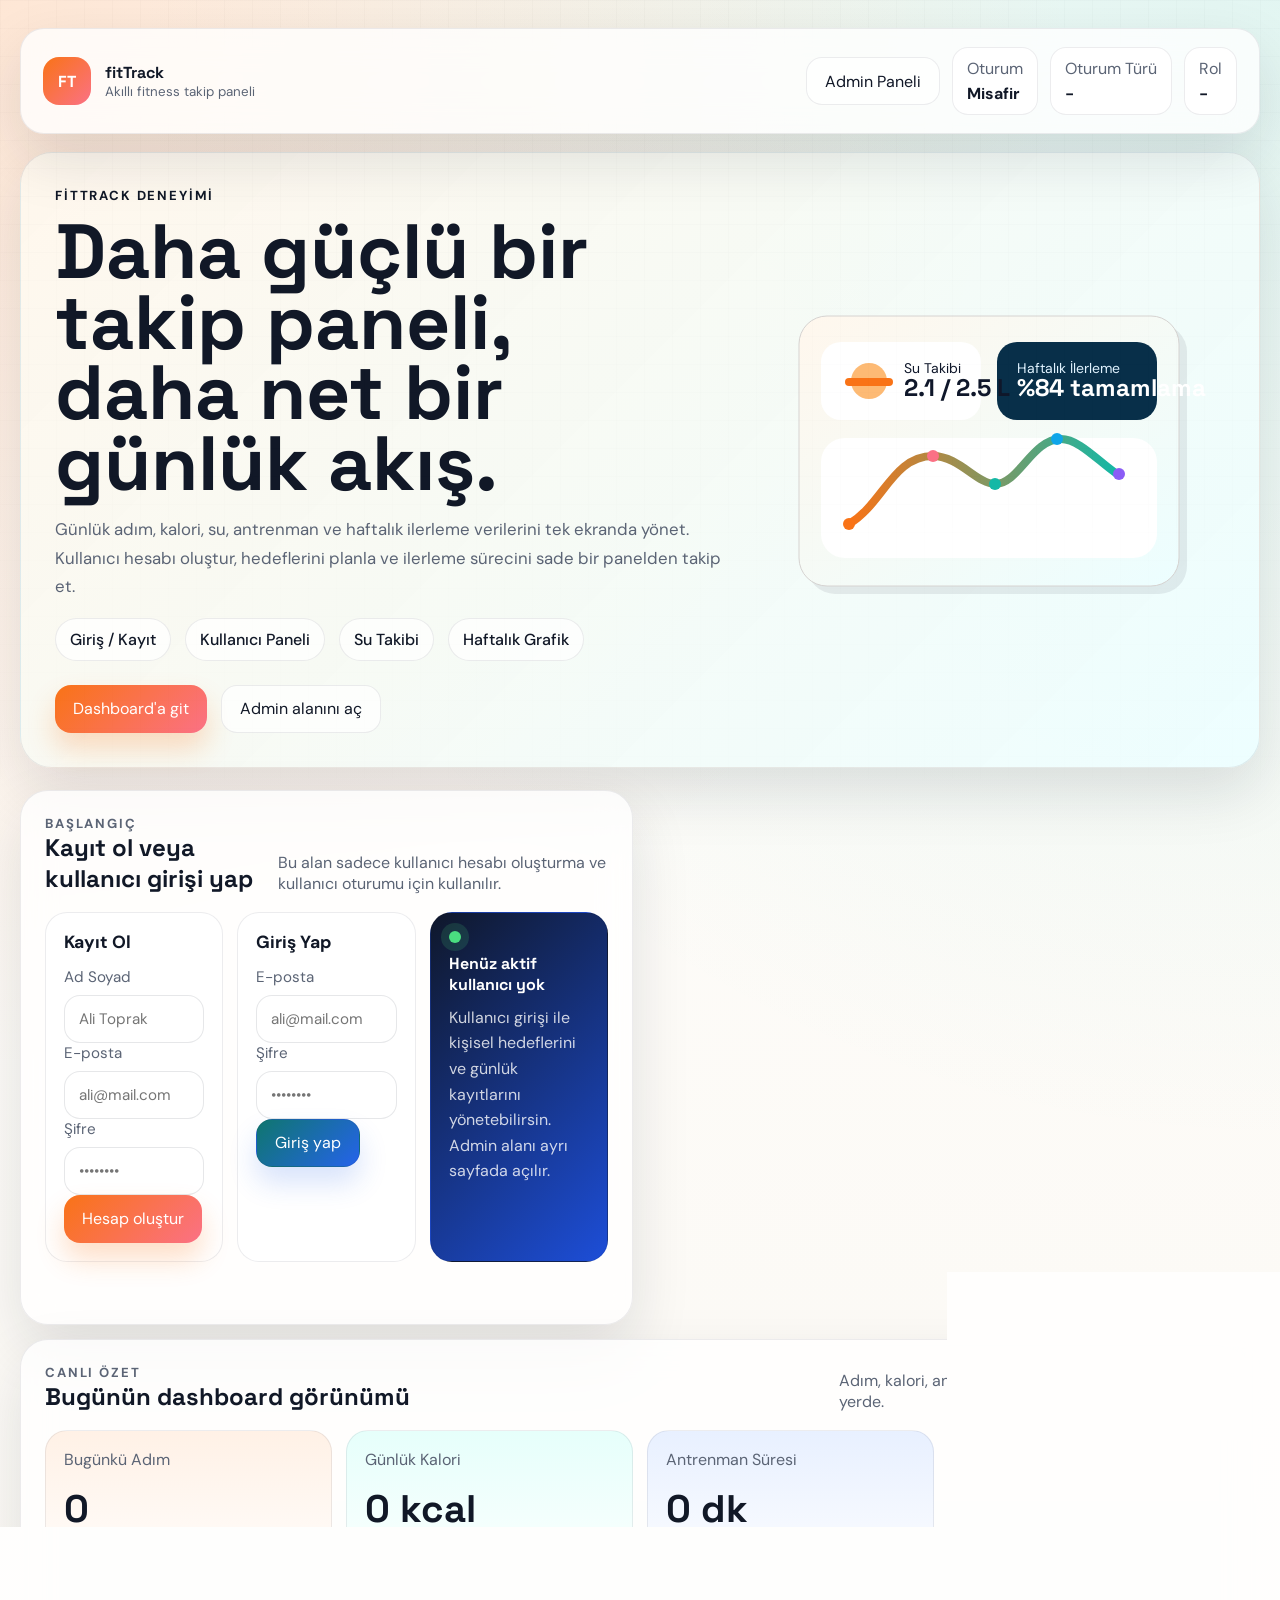
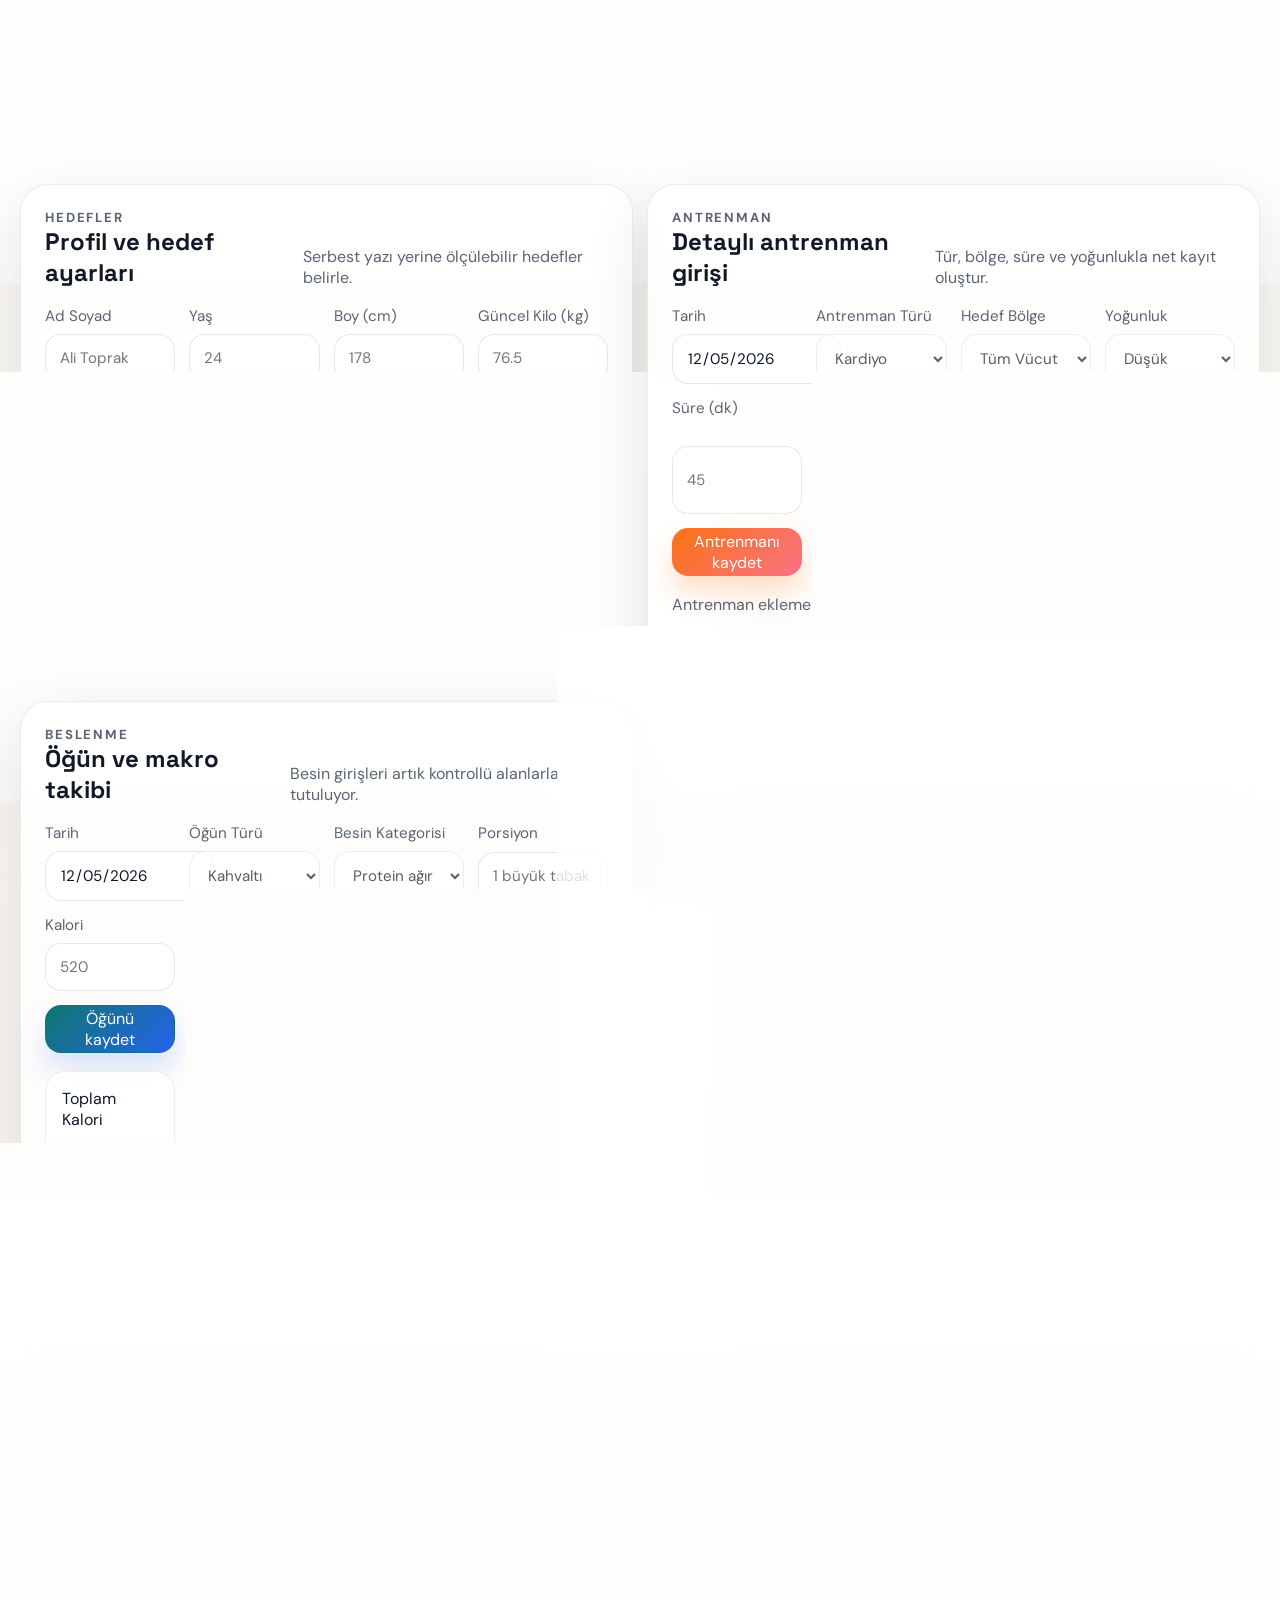
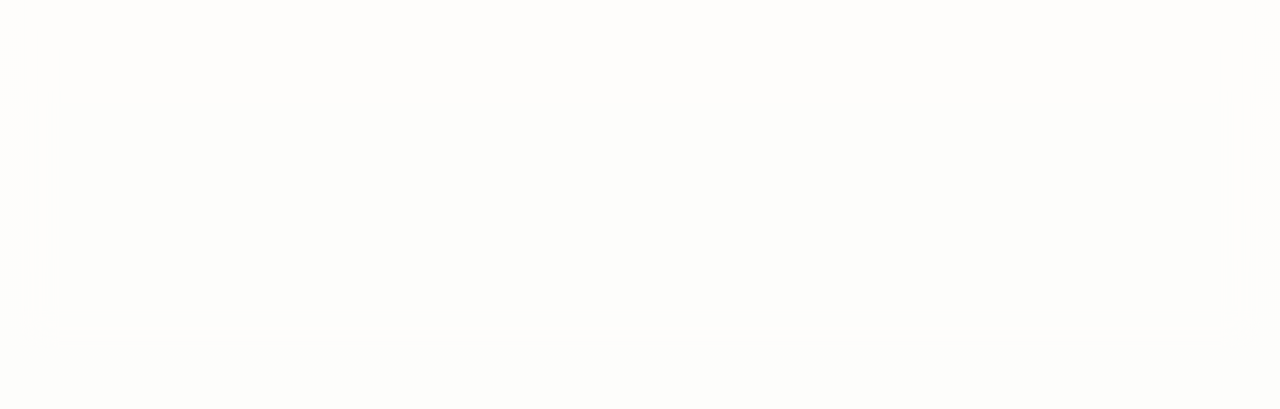
<file: index.html>
<!DOCTYPE html>
<html lang="tr">
  <head>
    <meta charset="UTF-8" />
    <meta name="viewport" content="width=device-width, initial-scale=1.0" />
    <title>fitTrack | Akıllı Fitness Paneli</title>
    <link rel="preconnect" href="https://fonts.googleapis.com" />
    <link rel="preconnect" href="https://fonts.gstatic.com" crossorigin />
    <link
      href="https://fonts.googleapis.com/css2?family=Space+Grotesk:wght@400;500;700&family=DM+Sans:wght@400;500;700&display=swap"
      rel="stylesheet"
    />
    <link rel="stylesheet" href="./styles.css" />
  </head>
  <body>
    <div class="page-shell">
      <header class="topbar">
        <a class="brand" href="#anasayfa">
          <span class="brand-mark">FT</span>
          <span>
            <strong>fitTrack</strong>
            <small>Akıllı fitness takip paneli</small>
          </span>
        </a>

        <div class="topbar-meta">
          <a class="secondary-button topbar-link" href="./admin.html">Admin Paneli</a>
          <div class="topbar-chip">
            <span>Oturum</span>
            <strong id="sessionStatus">Misafir</strong>
          </div>
          <div class="topbar-chip">
            <span>Oturum Türü</span>
            <strong id="sessionType">-</strong>
          </div>
          <div class="topbar-chip">
            <span>Rol</span>
            <strong id="sessionRole">-</strong>
          </div>
          <button id="logoutButton" class="ghost-button" type="button">Çıkış yap</button>
        </div>
      </header>

      <section class="hero" id="anasayfa">
        <div class="hero-copy">
          <p class="eyebrow">fitTrack deneyimi</p>
          <h1>Daha güçlü bir takip paneli, daha net bir günlük akış.</h1>
          <p class="hero-text">
            Günlük adım, kalori, su, antrenman ve haftalık ilerleme verilerini tek
            ekranda yönet. Kullanıcı hesabı oluştur, hedeflerini planla ve ilerleme
            sürecini sade bir panelden takip et.
          </p>

          <div class="hero-pills">
            <span>Giriş / Kayıt</span>
            <span>Kullanıcı Paneli</span>
            <span>Su Takibi</span>
            <span>Haftalık Grafik</span>
          </div>

          <div class="hero-actions">
            <a class="primary-button" href="#dashboard">Dashboard'a git</a>
            <a class="secondary-button" href="./admin.html">Admin alanını aç</a>
          </div>
        </div>

        <div class="hero-visual">
          <svg viewBox="0 0 420 320" aria-label="fitTrack gösterge görseli" role="img">
            <defs>
              <linearGradient id="heroCard" x1="0%" y1="0%" x2="100%" y2="100%">
                <stop offset="0%" stop-color="#fff7ed" />
                <stop offset="100%" stop-color="#ecfeff" />
              </linearGradient>
              <linearGradient id="heroLine" x1="0%" y1="0%" x2="100%" y2="0%">
                <stop offset="0%" stop-color="#f97316" />
                <stop offset="100%" stop-color="#14b8a6" />
              </linearGradient>
            </defs>
            <rect x="20" y="24" width="380" height="270" rx="28" fill="#0f172a" opacity="0.08" />
            <rect x="12" y="16" width="380" height="270" rx="28" fill="url(#heroCard)" stroke="#d6d3d1" />
            <rect x="34" y="42" width="160" height="78" rx="20" fill="#ffffff" />
            <rect x="210" y="42" width="160" height="78" rx="20" fill="#082f49" />
            <rect x="34" y="138" width="336" height="120" rx="24" fill="#ffffff" />
            <circle cx="82" cy="81" r="18" fill="#fdba74" />
            <path d="M62 82h40" stroke="#f97316" stroke-width="8" stroke-linecap="round" />
            <text x="117" y="73" fill="#0f172a" font-size="14" font-family="DM Sans">Su Takibi</text>
            <text x="117" y="96" fill="#0f172a" font-size="24" font-weight="700" font-family="Space Grotesk">2.1 / 2.5 L</text>
            <text x="230" y="73" fill="#e0f2fe" font-size="14" font-family="DM Sans">Haftalık İlerleme</text>
            <text x="230" y="96" fill="#ffffff" font-size="24" font-weight="700" font-family="Space Grotesk">%84 tamamlama</text>
            <path
              d="M62 224c34-20 44-68 84-68 26 0 44 28 62 28 24 0 37-45 66-45 18 0 37 22 56 35"
              fill="none"
              stroke="url(#heroLine)"
              stroke-width="8"
              stroke-linecap="round"
              stroke-linejoin="round"
            />
            <circle cx="62" cy="224" r="6" fill="#f97316" />
            <circle cx="146" cy="156" r="6" fill="#fb7185" />
            <circle cx="208" cy="184" r="6" fill="#14b8a6" />
            <circle cx="270" cy="139" r="6" fill="#0ea5e9" />
            <circle cx="332" cy="174" r="6" fill="#8b5cf6" />
          </svg>
        </div>
      </section>

      <main class="layout">
        <section class="panel panel-auth" id="authPanel">
          <div class="section-heading">
            <div>
              <p class="section-kicker">Başlangıç</p>
              <h2>Kayıt ol veya kullanıcı girişi yap</h2>
            </div>
            <p>Bu alan sadece kullanıcı hesabı oluşturma ve kullanıcı oturumu için kullanılır.</p>
          </div>

          <div class="auth-layout">
            <form id="registerForm" class="card-form">
              <h3>Kayıt Ol</h3>
              <label>
                Ad Soyad
                <input type="text" name="fullName" placeholder="Ali Toprak" required />
              </label>
              <label>
                E-posta
                <input type="email" name="email" placeholder="ali@mail.com" required />
              </label>
              <label>
                Şifre
                <input type="password" name="password" placeholder="••••••••" required />
              </label>
              <button class="primary-button" type="submit">Hesap oluştur</button>
            </form>

            <form id="loginForm" class="card-form">
              <h3>Giriş Yap</h3>
              <label>
                E-posta
                <input type="email" name="email" placeholder="ali@mail.com" required />
              </label>
              <label>
                Şifre
                <input type="password" name="password" placeholder="••••••••" required />
              </label>
              <button class="secondary-button button-solid" type="submit">Giriş yap</button>
            </form>

            <article class="session-card" id="currentProfileCard">
              <span class="status-dot"></span>
              <strong>Henüz aktif kullanıcı yok</strong>
              <p>
                Kullanıcı girişi ile kişisel hedeflerini ve günlük kayıtlarını
                yönetebilirsin. Admin alanı artık ayrı sayfada açılır.
              </p>
            </article>
          </div>

          <div id="messageBar" class="message-bar" aria-live="polite"></div>
        </section>

        <section class="panel panel-wide" id="dashboard">
          <div class="section-heading">
            <div>
              <p class="section-kicker">Canlı Özet</p>
              <h2>Bugünün dashboard görünümü</h2>
            </div>
            <p>Adım, kalori, antrenman süresi ve su tüketimi tek yerde.</p>
          </div>

          <div class="stats-grid">
            <article class="stat-card accent-orange">
              <span>Bugünkü Adım</span>
              <strong id="dashboardSteps">0</strong>
              <small id="stepsMeta">Hedef için giriş yap</small>
            </article>
            <article class="stat-card accent-teal">
              <span>Günlük Kalori</span>
              <strong id="dashboardCalories">0 kcal</strong>
              <small id="caloriesMeta">Beslenme kayıtları bekleniyor</small>
            </article>
            <article class="stat-card accent-blue">
              <span>Antrenman Süresi</span>
              <strong id="dashboardWorkoutMinutes">0 dk</strong>
              <small id="workoutMeta">Bugün kayıt yok</small>
            </article>
            <article class="stat-card accent-pink">
              <span>Su Takibi</span>
              <strong id="dashboardWater">0 ml</strong>
              <small id="waterMeta">Hedefe uzaklık hesaplanmadı</small>
            </article>
          </div>

          <div class="dashboard-lower">
            <div class="focus-panel">
              <div>
                <span>Günün odağı</span>
                <strong id="focusMessage">Hedeflerini netleştirmek için önce giriş yap.</strong>
              </div>
              <div class="mini-progress">
                <div class="mini-progress-bar" id="waterProgressBar"></div>
              </div>
            </div>

            <div class="feature-strip">
              <article>
                <strong id="weeklyWorkoutCount">0</strong>
                <span>Haftalık antrenman</span>
              </article>
              <article>
                <strong id="weeklyMealCount">0</strong>
                <span>Haftalık öğün kaydı</span>
              </article>
              <article>
                <strong id="weeklyWaterAverage">0 ml</strong>
                <span>Günlük ortalama su</span>
              </article>
            </div>
          </div>
        </section>

        <section class="panel" id="goals">
          <div class="section-heading">
            <div>
              <p class="section-kicker">Hedefler</p>
              <h2>Profil ve hedef ayarları</h2>
            </div>
            <p>Serbest yazı yerine ölçülebilir hedefler belirle.</p>
          </div>

          <form id="profileForm" class="form-grid">
            <label>
              Ad Soyad
              <input type="text" name="fullName" placeholder="Ali Toprak" required />
            </label>
            <label>
              Yaş
              <input type="number" name="age" min="10" max="90" placeholder="24" required />
            </label>
            <label>
              Boy (cm)
              <input type="number" name="height" min="100" max="240" placeholder="178" required />
            </label>
            <label>
              Güncel Kilo (kg)
              <input type="number" name="currentWeight" min="30" max="300" step="0.1" placeholder="76.5" required />
            </label>
            <label>
              Ana Hedef
              <select name="goalType" required>
                <option value="Kilo vermek">Kilo vermek</option>
                <option value="Kas kazanmak">Kas kazanmak</option>
                <option value="Formu korumak">Formu korumak</option>
                <option value="Dayanıklılığı artırmak">Dayanıklılığı artırmak</option>
              </select>
            </label>
            <label>
              Hedef Kilo (kg)
              <input type="number" name="targetWeight" min="30" max="300" step="0.1" placeholder="72" required />
            </label>
            <label>
              Günlük Adım Hedefi
              <input type="number" name="dailyStepGoal" min="1000" step="500" placeholder="10000" required />
            </label>
            <label>
              Günlük Su Hedefi (ml)
              <input type="number" name="dailyWaterGoal" min="500" step="250" placeholder="2500" required />
            </label>
            <label>
              Haftalık Antrenman Hedefi
              <input type="number" name="weeklyWorkoutGoal" min="1" max="14" placeholder="4" required />
            </label>
            <button class="primary-button" type="submit">Hedefleri kaydet</button>
          </form>

          <div id="goalList" class="goal-grid empty-state">Henüz hedef tanımlanmadı.</div>
        </section>

        <section class="panel">
          <div class="section-heading">
            <div>
              <p class="section-kicker">Antrenman</p>
              <h2>Detaylı antrenman girişi</h2>
            </div>
            <p>Tür, bölge, süre ve yoğunlukla net kayıt oluştur.</p>
          </div>

          <form id="workoutForm" class="form-grid">
            <label>
              Tarih
              <input type="date" name="date" required />
            </label>
            <label>
              Antrenman Türü
              <select name="type" required>
                <option value="Kardiyo">Kardiyo</option>
                <option value="Ağırlık">Ağırlık</option>
                <option value="HIIT">HIIT</option>
                <option value="Koşu">Koşu</option>
                <option value="Bisiklet">Bisiklet</option>
                <option value="Mobilite">Mobilite</option>
              </select>
            </label>
            <label>
              Hedef Bölge
              <select name="focus" required>
                <option value="Tüm Vücut">Tüm Vücut</option>
                <option value="Üst Vücut">Üst Vücut</option>
                <option value="Alt Vücut">Alt Vücut</option>
                <option value="Core">Core</option>
                <option value="Kondisyon">Kondisyon</option>
              </select>
            </label>
            <label>
              Yoğunluk
              <select name="intensity" required>
                <option value="Düşük">Düşük</option>
                <option value="Orta">Orta</option>
                <option value="Yüksek">Yüksek</option>
              </select>
            </label>
            <label>
              Süre (dk)
              <input type="number" name="duration" min="5" step="5" placeholder="45" required />
            </label>
            <label>
              Yakılan Kalori
              <input type="number" name="caloriesBurned" min="0" step="10" placeholder="320" required />
            </label>
            <label class="field-wide">
              Antrenman Notu
              <textarea name="notes" rows="3" placeholder="Örn. 10 dk ısınma, squat + bench + row kombinasyonu"></textarea>
            </label>
            <button class="primary-button" type="submit">Antrenmanı kaydet</button>
          </form>

          <div id="workoutList" class="stack-list empty-state">Henüz antrenman eklenmedi.</div>
        </section>

        <section class="panel">
          <div class="section-heading">
            <div>
              <p class="section-kicker">Beslenme</p>
              <h2>Öğün ve makro takibi</h2>
            </div>
            <p>Besin girişleri artık kontrollü alanlarla tutuluyor.</p>
          </div>

          <form id="mealForm" class="form-grid">
            <label>
              Tarih
              <input type="date" name="date" required />
            </label>
            <label>
              Öğün Türü
              <select name="mealType" required>
                <option value="Kahvaltı">Kahvaltı</option>
                <option value="Öğle Yemeği">Öğle Yemeği</option>
                <option value="Akşam Yemeği">Akşam Yemeği</option>
                <option value="Ara Öğün">Ara Öğün</option>
              </select>
            </label>
            <label>
              Besin Kategorisi
              <select name="foodGroup" required>
                <option value="Protein ağırlıklı">Protein ağırlıklı</option>
                <option value="Karbonhidrat dengeli">Karbonhidrat dengeli</option>
                <option value="Sebze / salata">Sebze / salata</option>
                <option value="Smoothie / içecek">Smoothie / içecek</option>
              </select>
            </label>
            <label>
              Porsiyon
              <input type="text" name="portion" placeholder="1 büyük tabak" required />
            </label>
            <label>
              Kalori
              <input type="number" name="calories" min="0" placeholder="520" required />
            </label>
            <label>
              Protein (g)
              <input type="number" name="protein" min="0" placeholder="38" required />
            </label>
            <label>
              Karbonhidrat (g)
              <input type="number" name="carbs" min="0" placeholder="42" required />
            </label>
            <label>
              Yağ (g)
              <input type="number" name="fat" min="0" placeholder="18" required />
            </label>
            <button class="secondary-button button-solid" type="submit">Öğünü kaydet</button>
          </form>

          <div class="summary-strip">
            <div>
              <span>Toplam Kalori</span>
              <strong id="summaryCalories">0 kcal</strong>
            </div>
            <div>
              <span>Protein</span>
              <strong id="summaryProtein">0 g</strong>
            </div>
            <div>
              <span>Karbonhidrat</span>
              <strong id="summaryCarbs">0 g</strong>
            </div>
            <div>
              <span>Yağ</span>
              <strong id="summaryFat">0 g</strong>
            </div>
          </div>

          <div id="mealList" class="stack-list empty-state">Henüz öğün eklenmedi.</div>
        </section>

        <section class="panel">
          <div class="section-heading">
            <div>
              <p class="section-kicker">Su Takibi</p>
              <h2>Günlük su hedefini canlı izle</h2>
            </div>
            <p>Hızlı ekleme butonları ile takip çok daha pratik.</p>
          </div>

          <div class="water-layout">
            <div class="water-card">
              <div>
                <span>Bugünkü tüketim</span>
                <strong id="waterToday">0 ml</strong>
              </div>
              <div>
                <span>Günlük hedef</span>
                <strong id="waterGoalText">0 ml</strong>
              </div>
            </div>

            <div class="water-actions" id="waterQuickActions">
              <button type="button" class="water-button" data-amount="250">+250 ml</button>
              <button type="button" class="water-button" data-amount="500">+500 ml</button>
              <button type="button" class="water-button" data-amount="750">+750 ml</button>
            </div>

            <form id="waterForm" class="inline-form">
              <label>
                Özel miktar (ml)
                <input type="number" name="amount" min="100" step="50" placeholder="300" required />
              </label>
              <button class="primary-button" type="submit">Su ekle</button>
            </form>
          </div>

          <div id="waterHistory" class="stack-list empty-state">Bugün henüz su eklenmedi.</div>
        </section>

        <section class="panel panel-wide">
          <div class="section-heading">
            <div>
              <p class="section-kicker">Haftalık İlerleme</p>
              <h2>Grafik ve hedef listesi</h2>
            </div>
            <p>Kilo çizgisi ve adım çubukları ile haftalık tablo.</p>
          </div>

          <form id="progressForm" class="form-grid">
            <label>
              Tarih
              <input type="date" name="date" required />
            </label>
            <label>
              Kilo (kg)
              <input type="number" name="weight" min="30" max="300" step="0.1" placeholder="75.2" required />
            </label>
            <label>
              Yağ Oranı (%)
              <input type="number" name="bodyFat" min="1" max="70" step="0.1" placeholder="18.7" required />
            </label>
            <label>
              Adım Sayısı
              <input type="number" name="steps" min="0" step="100" placeholder="9800" required />
            </label>
            <label>
              Uyku (saat)
              <input type="number" name="sleep" min="0" max="24" step="0.5" placeholder="7.5" required />
            </label>
            <button class="primary-button" type="submit">İlerlemeyi kaydet</button>
          </form>

          <div class="chart-card">
            <svg id="progressChart" viewBox="0 0 760 300" role="img" aria-label="Haftalık ilerleme grafiği"></svg>
          </div>

          <div class="two-column-grid">
            <div id="progressList" class="stack-list empty-state">Henüz ilerleme verisi eklenmedi.</div>
            <div id="targetHighlights" class="goal-grid empty-state">Giriş yaptıktan sonra hedef kartları burada görünür.</div>
          </div>
        </section>

      </main>
    </div>

    <script src="./script.js"></script>
  </body>
</html>
</file>
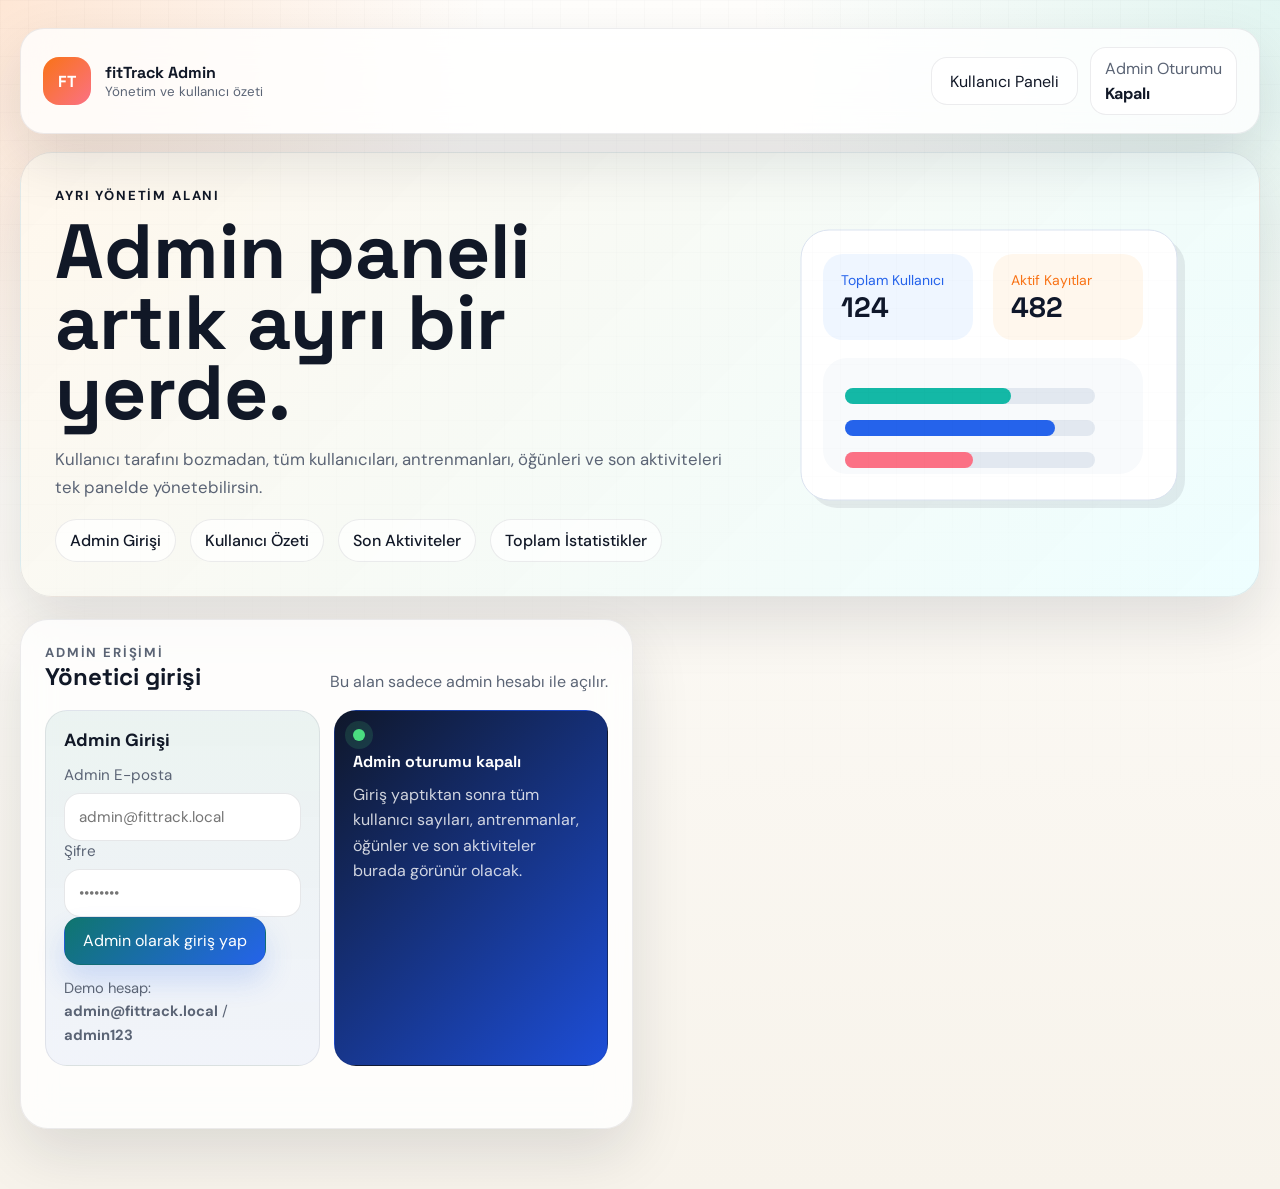
<file: admin.html>
<!DOCTYPE html>
<html lang="tr">
  <head>
    <meta charset="UTF-8" />
    <meta name="viewport" content="width=device-width, initial-scale=1.0" />
    <title>fitTrack Admin</title>
    <link rel="preconnect" href="https://fonts.googleapis.com" />
    <link rel="preconnect" href="https://fonts.gstatic.com" crossorigin />
    <link
      href="https://fonts.googleapis.com/css2?family=Space+Grotesk:wght@400;500;700&family=DM+Sans:wght@400;500;700&display=swap"
      rel="stylesheet"
    />
    <link rel="stylesheet" href="./styles.css" />
  </head>
  <body>
    <div class="page-shell">
      <header class="topbar">
        <a class="brand" href="./admin.html">
          <span class="brand-mark">FT</span>
          <span>
            <strong>fitTrack Admin</strong>
            <small>Yönetim ve kullanıcı özeti</small>
          </span>
        </a>

        <div class="topbar-meta">
          <a class="secondary-button topbar-link" href="./index.html">Kullanıcı Paneli</a>
          <div class="topbar-chip">
            <span>Admin Oturumu</span>
            <strong id="adminSessionStatus">Kapalı</strong>
          </div>
          <button id="adminLogoutButton" class="ghost-button hidden" type="button">Çıkış yap</button>
        </div>
      </header>

      <section class="hero">
        <div class="hero-copy">
          <p class="eyebrow">Ayrı Yönetim Alanı</p>
          <h1>Admin paneli artık ayrı bir yerde.</h1>
          <p class="hero-text">
            Kullanıcı tarafını bozmadan, tüm kullanıcıları, antrenmanları, öğünleri ve
            son aktiviteleri tek panelde yönetebilirsin.
          </p>

          <div class="hero-pills">
            <span>Admin Girişi</span>
            <span>Kullanıcı Özeti</span>
            <span>Son Aktiviteler</span>
            <span>Toplam İstatistikler</span>
          </div>
        </div>

        <div class="hero-visual">
          <svg viewBox="0 0 420 320" aria-label="Admin panel görseli" role="img">
            <rect x="22" y="24" width="376" height="270" rx="28" fill="#0f172a" opacity="0.08" />
            <rect x="14" y="16" width="376" height="270" rx="28" fill="#ffffff" stroke="#dbe3f0" />
            <rect x="36" y="40" width="150" height="86" rx="20" fill="#eff6ff" />
            <rect x="206" y="40" width="150" height="86" rx="20" fill="#fff7ed" />
            <rect x="36" y="144" width="320" height="116" rx="24" fill="#f8fafc" />
            <text x="54" y="71" font-size="14" fill="#2563eb" font-family="DM Sans">Toplam Kullanıcı</text>
            <text x="54" y="103" font-size="28" fill="#0f172a" font-weight="700" font-family="Space Grotesk">124</text>
            <text x="224" y="71" font-size="14" fill="#f97316" font-family="DM Sans">Aktif Kayıtlar</text>
            <text x="224" y="103" font-size="28" fill="#0f172a" font-weight="700" font-family="Space Grotesk">482</text>
            <rect x="58" y="174" width="250" height="16" rx="8" fill="#e2e8f0" />
            <rect x="58" y="174" width="166" height="16" rx="8" fill="#14b8a6" />
            <rect x="58" y="206" width="250" height="16" rx="8" fill="#e2e8f0" />
            <rect x="58" y="206" width="210" height="16" rx="8" fill="#2563eb" />
            <rect x="58" y="238" width="250" height="16" rx="8" fill="#e2e8f0" />
            <rect x="58" y="238" width="128" height="16" rx="8" fill="#fb7185" />
          </svg>
        </div>
      </section>

      <main class="layout">
        <section class="panel panel-auth">
          <div class="section-heading">
            <div>
              <p class="section-kicker">Admin Erişimi</p>
              <h2>Yönetici girişi</h2>
            </div>
            <p>Bu alan sadece admin hesabı ile açılır.</p>
          </div>

          <div class="admin-auth-layout">
            <form id="adminLoginForm" class="card-form card-form-admin">
              <h3>Admin Girişi</h3>
              <label>
                Admin E-posta
                <input type="email" name="email" placeholder="admin@fittrack.local" required />
              </label>
              <label>
                Şifre
                <input type="password" name="password" placeholder="••••••••" required />
              </label>
              <button class="secondary-button button-solid" type="submit">Admin olarak giriş yap</button>
              <p class="helper-text">
                Demo hesap: <strong>admin@fittrack.local</strong> / <strong>admin123</strong>
              </p>
            </form>

            <article class="session-card" id="adminProfileCard">
              <span class="status-dot"></span>
              <strong>Admin oturumu kapalı</strong>
              <p>
                Giriş yaptıktan sonra tüm kullanıcı sayıları, antrenmanlar, öğünler ve
                son aktiviteler burada görünür olacak.
              </p>
            </article>
          </div>

          <div id="adminMessageBar" class="message-bar" aria-live="polite"></div>
        </section>

        <section class="panel panel-wide hidden" id="adminPanel">
          <div class="section-heading">
            <div>
              <p class="section-kicker">Admin Paneli</p>
              <h2>Kullanıcılar ve genel durum</h2>
            </div>
            <p>Tarayıcı içindeki yerel verilerin yönetim özeti.</p>
          </div>

          <div class="stats-grid admin-grid">
            <article class="stat-card accent-dark">
              <span>Toplam Kullanıcı</span>
              <strong id="adminUserCount">0</strong>
            </article>
            <article class="stat-card accent-dark">
              <span>Toplam Antrenman</span>
              <strong id="adminWorkoutCount">0</strong>
            </article>
            <article class="stat-card accent-dark">
              <span>Toplam Öğün</span>
              <strong id="adminMealCount">0</strong>
            </article>
            <article class="stat-card accent-dark">
              <span>Su Kayıtları</span>
              <strong id="adminWaterCount">0</strong>
            </article>
          </div>

          <div class="two-column-grid">
            <div id="userList" class="stack-list empty-state">Henüz kullanıcı bulunmuyor.</div>
            <div id="recentActivity" class="stack-list empty-state">Henüz aktivite bulunmuyor.</div>
          </div>
        </section>
      </main>
    </div>

    <script src="./admin.js"></script>
  </body>
</html>
</file>
<file: styles.css>
:root {
  --bg: #f7f3eb;
  --surface: rgba(255, 255, 255, 0.8);
  --surface-strong: #ffffff;
  --surface-dark: #0f172a;
  --text: #111827;
  --muted: #5b6475;
  --line: rgba(17, 24, 39, 0.08);
  --shadow: 0 24px 60px rgba(15, 23, 42, 0.12);
  --orange: #f97316;
  --orange-soft: #fff1e6;
  --teal: #0f766e;
  --teal-soft: #e6fffb;
  --blue: #2563eb;
  --blue-soft: #e8f0ff;
  --pink: #db2777;
  --pink-soft: #ffe6f3;
  --dark-soft: #eff3ff;
  --success: #16a34a;
}

* {
  box-sizing: border-box;
}

html {
  scroll-behavior: smooth;
}

body {
  margin: 0;
  min-height: 100vh;
  color: var(--text);
  font-family: "DM Sans", sans-serif;
  background:
    radial-gradient(circle at top left, rgba(249, 115, 22, 0.17), transparent 28%),
    radial-gradient(circle at top right, rgba(20, 184, 166, 0.12), transparent 30%),
    linear-gradient(180deg, #fffefc 0%, var(--bg) 100%);
}

body::before {
  content: "";
  position: fixed;
  inset: 0;
  pointer-events: none;
  background-image:
    linear-gradient(rgba(17, 24, 39, 0.03) 1px, transparent 1px),
    linear-gradient(90deg, rgba(17, 24, 39, 0.03) 1px, transparent 1px);
  background-size: 28px 28px;
  mask-image: linear-gradient(180deg, rgba(0, 0, 0, 0.45), transparent);
}

.page-shell {
  width: min(1240px, calc(100% - 32px));
  margin: 0 auto;
  padding: 28px 0 60px;
}

.topbar,
.panel,
.hero {
  border: 1px solid var(--line);
  box-shadow: var(--shadow);
}

.topbar {
  display: flex;
  justify-content: space-between;
  align-items: center;
  gap: 20px;
  padding: 18px 22px;
  border-radius: 24px;
  background: rgba(255, 255, 255, 0.78);
  backdrop-filter: blur(18px);
}

.brand {
  display: inline-flex;
  align-items: center;
  gap: 14px;
  color: inherit;
  text-decoration: none;
}

.brand strong,
.hero h1,
.section-heading h2,
.stat-card strong,
.session-card strong,
.goal-chip strong,
.list-item strong,
.water-card strong,
.feature-strip strong {
  font-family: "Space Grotesk", sans-serif;
}

.brand small {
  display: block;
  color: var(--muted);
}

.brand-mark {
  display: grid;
  place-items: center;
  width: 48px;
  height: 48px;
  border-radius: 16px;
  background: linear-gradient(135deg, #f97316, #fb7185);
  color: #fff;
  font-family: "Space Grotesk", sans-serif;
  font-weight: 700;
}

.topbar-meta {
  display: flex;
  align-items: center;
  gap: 12px;
  flex-wrap: wrap;
}

.topbar-link {
  min-height: 42px;
}

.topbar-chip {
  padding: 10px 14px;
  border-radius: 16px;
  background: rgba(255, 255, 255, 0.9);
  border: 1px solid var(--line);
}

.topbar-chip span,
.section-heading p,
.section-kicker,
label,
.stat-card span,
.stat-card small,
.goal-chip span,
.item-meta,
.water-card span,
.feature-strip span,
.message-bar {
  color: var(--muted);
}

.topbar-chip strong,
.goal-chip strong,
.water-card strong,
.feature-strip strong {
  display: block;
  margin-top: 4px;
}

.hero {
  display: grid;
  grid-template-columns: 1.2fr 0.8fr;
  gap: 30px;
  margin-top: 18px;
  padding: 34px;
  border-radius: 32px;
  background: linear-gradient(135deg, rgba(255, 247, 237, 0.96), rgba(236, 254, 255, 0.92));
}

.eyebrow,
.section-kicker {
  margin: 0 0 12px;
  font-size: 0.82rem;
  font-weight: 700;
  letter-spacing: 0.14em;
  text-transform: uppercase;
}

.section-kicker {
  margin-bottom: 10px;
  color: var(--orange);
}

.hero h1 {
  margin: 0;
  max-width: 11ch;
  font-size: clamp(2.8rem, 6vw, 5rem);
  line-height: 0.92;
}

.hero-text {
  max-width: 56ch;
  font-size: 1.05rem;
  line-height: 1.7;
  color: var(--muted);
}

.hero-pills,
.hero-actions,
.layout,
.auth-layout,
.stats-grid,
.dashboard-lower,
.feature-strip,
.form-grid,
.summary-strip,
.water-actions,
.two-column-grid,
.goal-grid,
.stack-list {
  display: grid;
  gap: 14px;
}

.hero-pills {
  grid-template-columns: repeat(4, max-content);
}

.hero-pills span {
  padding: 10px 14px;
  border: 1px solid rgba(17, 24, 39, 0.08);
  border-radius: 999px;
  background: rgba(255, 255, 255, 0.72);
  font-weight: 500;
}

.hero-actions {
  grid-template-columns: repeat(2, max-content);
  margin-top: 24px;
}

.hero-visual {
  display: grid;
  place-items: center;
}

.hero-visual svg {
  width: min(100%, 420px);
  height: auto;
}

.layout {
  grid-template-columns: repeat(2, minmax(0, 1fr));
  margin-top: 22px;
}

.panel {
  padding: 24px;
  border-radius: 28px;
  background: rgba(255, 255, 255, 0.78);
  backdrop-filter: blur(16px);
}

.panel-wide {
  grid-column: 1 / -1;
}

.section-heading {
  display: flex;
  justify-content: space-between;
  align-items: flex-end;
  gap: 16px;
  margin-bottom: 18px;
}

.section-heading h2 {
  margin: 0;
  font-size: 1.5rem;
}

.section-heading p {
  margin: 0;
  max-width: 36ch;
}

.auth-layout,
.two-column-grid {
  grid-template-columns: repeat(3, minmax(0, 1fr));
}

.two-column-grid {
  grid-template-columns: repeat(2, minmax(0, 1fr));
}

.admin-auth-layout {
  display: grid;
  grid-template-columns: repeat(2, minmax(0, 1fr));
  gap: 14px;
}

.card-form,
.session-card,
.stat-card,
.focus-panel,
.goal-chip,
.list-item,
.water-card,
.chart-card,
.summary-strip div {
  border: 1px solid var(--line);
  background: rgba(255, 255, 255, 0.92);
}

.card-form,
.session-card {
  padding: 18px;
  border-radius: 22px;
}

.card-form-admin {
  background: linear-gradient(180deg, rgba(15, 118, 110, 0.08), rgba(37, 99, 235, 0.06));
}

.card-form h3 {
  margin: 0 0 14px;
  font-size: 1.1rem;
}

.helper-text {
  margin: 12px 0 0;
  color: var(--muted);
  line-height: 1.6;
  font-size: 0.92rem;
}

label {
  display: grid;
  gap: 8px;
  font-size: 0.95rem;
}

input,
select,
textarea,
button {
  font: inherit;
}

input,
select,
textarea {
  width: 100%;
  padding: 13px 14px;
  border: 1px solid rgba(17, 24, 39, 0.1);
  border-radius: 16px;
  background: #ffffff;
  color: var(--text);
}

textarea {
  resize: vertical;
}

input:focus,
select:focus,
textarea:focus {
  outline: 2px solid rgba(249, 115, 22, 0.22);
  border-color: rgba(249, 115, 22, 0.6);
}

.primary-button,
.secondary-button,
.ghost-button,
.water-button {
  display: inline-flex;
  justify-content: center;
  align-items: center;
  min-height: 48px;
  padding: 0 18px;
  border-radius: 16px;
  border: 0;
  cursor: pointer;
  text-decoration: none;
  transition: transform 160ms ease, box-shadow 160ms ease, background 160ms ease;
}

.primary-button {
  background: linear-gradient(135deg, #f97316, #fb7185);
  color: #fff;
  box-shadow: 0 16px 28px rgba(249, 115, 22, 0.24);
}

.secondary-button {
  background: rgba(255, 255, 255, 0.72);
  color: var(--text);
  border: 1px solid rgba(17, 24, 39, 0.08);
}

.button-solid {
  background: linear-gradient(135deg, #0f766e, #2563eb);
  color: #fff;
  box-shadow: 0 16px 28px rgba(37, 99, 235, 0.18);
}

.ghost-button {
  background: #fff;
  color: var(--text);
  border: 1px solid rgba(17, 24, 39, 0.08);
}

.primary-button:hover,
.secondary-button:hover,
.ghost-button:hover,
.water-button:hover {
  transform: translateY(-1px);
}

.message-bar {
  min-height: 24px;
  margin-top: 14px;
  font-weight: 500;
}

.message-bar.success {
  color: var(--success);
}

.message-bar.error {
  color: #dc2626;
}

.session-card {
  display: grid;
  align-content: start;
  gap: 10px;
  background: linear-gradient(135deg, #0f172a, #1d4ed8);
  color: #fff;
}

.session-card p {
  margin: 0;
  color: rgba(255, 255, 255, 0.8);
  line-height: 1.6;
}

.status-dot {
  width: 12px;
  height: 12px;
  border-radius: 999px;
  background: #4ade80;
  box-shadow: 0 0 0 8px rgba(74, 222, 128, 0.15);
}

.stats-grid {
  grid-template-columns: repeat(4, minmax(0, 1fr));
}

.stat-card {
  padding: 18px;
  border-radius: 22px;
  min-height: 156px;
}

.stat-card strong {
  display: block;
  margin: 14px 0 8px;
  font-size: clamp(1.9rem, 4vw, 2.4rem);
}

.stat-card small {
  display: block;
  line-height: 1.5;
}

.accent-orange {
  background: linear-gradient(180deg, var(--orange-soft), #fff);
}

.accent-teal {
  background: linear-gradient(180deg, var(--teal-soft), #fff);
}

.accent-blue {
  background: linear-gradient(180deg, var(--blue-soft), #fff);
}

.accent-pink {
  background: linear-gradient(180deg, var(--pink-soft), #fff);
}

.accent-dark {
  background: linear-gradient(180deg, var(--dark-soft), #fff);
}

.dashboard-lower {
  grid-template-columns: 1fr 0.8fr;
  margin-top: 18px;
}

.focus-panel {
  display: grid;
  gap: 16px;
  padding: 20px;
  border-radius: 24px;
  background: linear-gradient(135deg, #fff7ed, #f5f3ff);
}

.focus-panel span {
  color: var(--muted);
}

.focus-panel strong {
  display: block;
  margin-top: 6px;
  font-size: 1.25rem;
  line-height: 1.4;
}

.mini-progress {
  width: 100%;
  height: 14px;
  overflow: hidden;
  border-radius: 999px;
  background: rgba(17, 24, 39, 0.08);
}

.mini-progress-bar {
  width: 0%;
  height: 100%;
  border-radius: inherit;
  background: linear-gradient(90deg, #0f766e, #22c55e);
  transition: width 180ms ease;
}

.feature-strip {
  grid-template-columns: repeat(3, minmax(0, 1fr));
}

.feature-strip article {
  padding: 18px;
  border-radius: 22px;
  background: rgba(255, 255, 255, 0.88);
  border: 1px solid var(--line);
}

.form-grid {
  grid-template-columns: repeat(4, minmax(0, 1fr));
}

.field-wide {
  grid-column: span 2;
}

.form-grid button {
  align-self: end;
}

.goal-grid {
  grid-template-columns: repeat(2, minmax(0, 1fr));
  margin-top: 18px;
}

.goal-chip {
  padding: 16px;
  border-radius: 20px;
  background: linear-gradient(180deg, rgba(255, 255, 255, 0.96), rgba(255, 247, 237, 0.84));
}

.goal-chip strong {
  display: block;
  margin: 6px 0;
  font-size: 1.1rem;
}

.stack-list {
  margin-top: 18px;
}

.list-item {
  display: flex;
  justify-content: space-between;
  gap: 16px;
  align-items: flex-start;
  padding: 16px;
  border-radius: 20px;
}

.list-item strong {
  display: block;
  margin-bottom: 8px;
  font-size: 1.05rem;
}

.item-meta {
  line-height: 1.6;
}

.summary-strip {
  grid-template-columns: repeat(4, minmax(0, 1fr));
  margin-top: 18px;
}

.summary-strip div {
  padding: 16px;
  border-radius: 20px;
}

.summary-strip strong {
  display: block;
  margin-top: 10px;
  font-family: "Space Grotesk", sans-serif;
  font-size: 1.3rem;
}

.water-layout {
  display: grid;
  gap: 16px;
}

.water-card {
  display: grid;
  grid-template-columns: repeat(2, minmax(0, 1fr));
  gap: 16px;
  padding: 18px;
  border-radius: 22px;
  background: linear-gradient(135deg, #ecfeff, #eff6ff);
}

.water-actions {
  grid-template-columns: repeat(3, minmax(0, 1fr));
}

.water-button {
  background: rgba(255, 255, 255, 0.92);
  border: 1px solid rgba(14, 165, 233, 0.14);
}

.inline-form {
  display: grid;
  grid-template-columns: 1fr auto;
  gap: 12px;
  align-items: end;
}

.chart-card {
  margin-top: 18px;
  padding: 12px;
  border-radius: 24px;
  overflow: hidden;
}

#progressChart {
  display: block;
  width: 100%;
  height: 300px;
}

.admin-grid {
  margin-bottom: 18px;
}

.empty-state {
  color: var(--muted);
}

.hidden {
  display: none !important;
}

@media (max-width: 1100px) {
  .hero,
  .layout,
  .stats-grid,
  .dashboard-lower,
  .form-grid,
  .summary-strip,
  .feature-strip,
  .auth-layout,
  .two-column-grid,
  .goal-grid,
  .water-actions {
    grid-template-columns: 1fr;
  }

  .hero h1 {
    max-width: none;
  }

  .field-wide {
    grid-column: auto;
  }
}

@media (max-width: 760px) {
  .page-shell {
    width: min(100% - 20px, 1240px);
    padding-top: 18px;
  }

  .topbar,
  .section-heading,
  .list-item,
  .inline-form {
    flex-direction: column;
    grid-template-columns: 1fr;
    align-items: stretch;
  }

  .topbar {
    align-items: flex-start;
  }

  .hero-actions,
  .hero-pills {
    grid-template-columns: 1fr;
  }

  .water-card {
    grid-template-columns: 1fr;
  }
}
</file>
